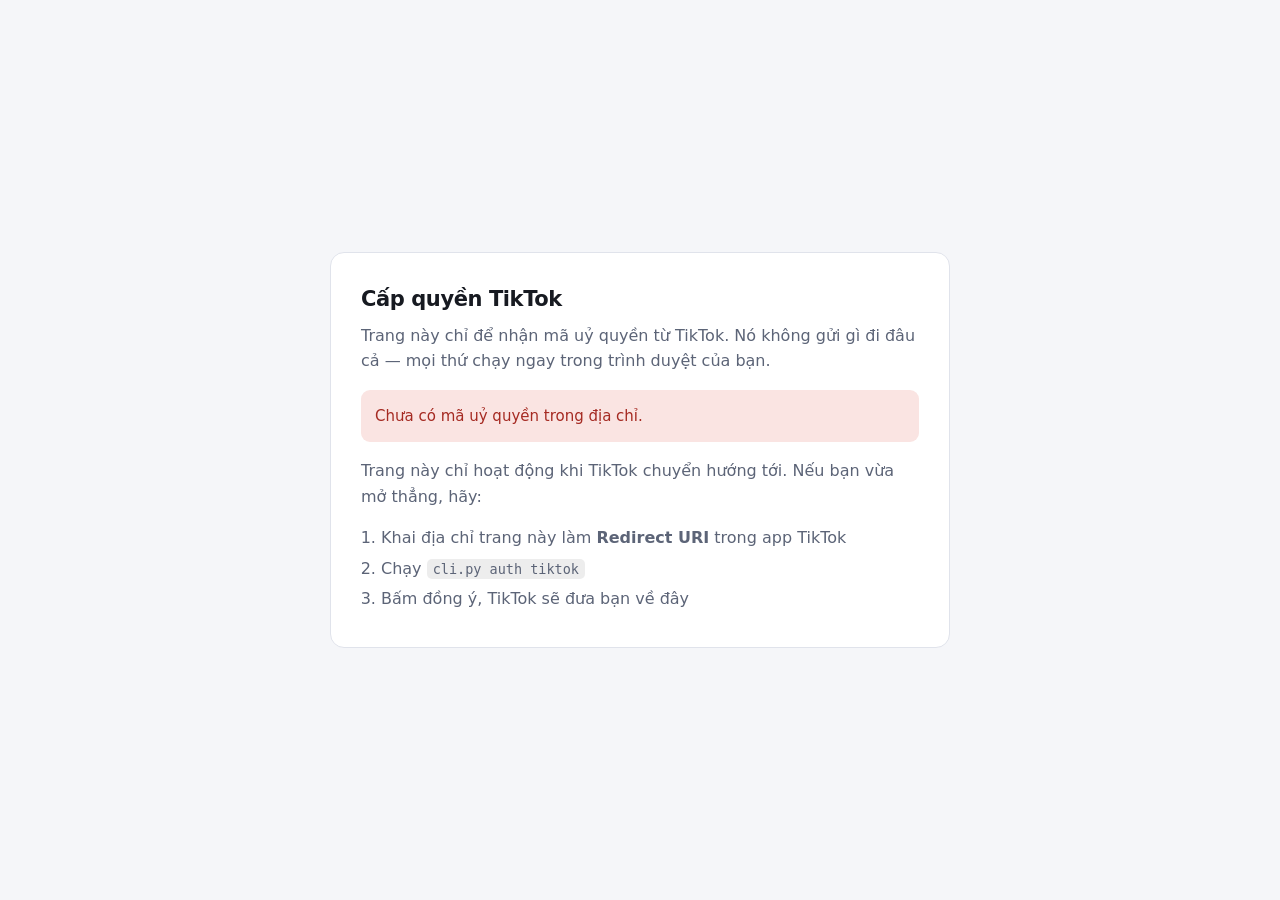
<file: index.html>
<!doctype html>
<html lang="vi">
<head>
<meta charset="utf-8">
<meta name="viewport" content="width=device-width, initial-scale=1">
<title>Cấp quyền TikTok</title>
<style>
:root{--bg:#f5f6f9;--card:#fff;--line:#e0e3eb;--ink:#171a21;--ink2:#5c6477;
      --ok:#146b47;--ok-bg:#e1f2ea;--bad:#a52a22;--bad-bg:#fae4e2;--accent:#2f52c4}
@media (prefers-color-scheme:dark){:root{--bg:#101219;--card:#181b23;--line:#2b3040;
      --ink:#e9ecf4;--ink2:#9aa2b5;--ok:#54c395;--ok-bg:#14281f;--bad:#f0857c;
      --bad-bg:#2d1a18;--accent:#8ba6f0;color-scheme:dark}}
*{box-sizing:border-box}
body{margin:0;background:var(--bg);color:var(--ink);min-height:100vh;
     display:flex;align-items:center;justify-content:center;padding:20px;
     font:16px/1.6 system-ui,-apple-system,"Segoe UI",sans-serif}
.card{background:var(--card);border:1px solid var(--line);border-radius:14px;
      padding:30px;max-width:620px;width:100%}
h1{font-size:21px;margin:0 0 6px;letter-spacing:-.02em}
p{color:var(--ink2);margin:0 0 16px}
.box{padding:14px;border-radius:9px;margin:16px 0;font-size:15px}
.ok{background:var(--ok-bg);color:var(--ok)}
.bad{background:var(--bad-bg);color:var(--bad)}
code{background:rgba(128,128,128,.14);padding:2px 6px;border-radius:5px;
     font-size:13.5px;word-break:break-all}
#url{display:block;padding:13px;margin-top:10px;font:13px/1.5 ui-monospace,monospace}
button{font:600 15px system-ui;background:var(--accent);color:#fff;border:0;
       border-radius:9px;padding:12px 20px;cursor:pointer;width:100%;margin-top:12px}
button:hover{filter:brightness(1.08)}
ol{color:var(--ink2);padding-left:20px;margin:8px 0 0}
li{margin-bottom:5px}
</style>
</head>
<body>
<div class="card">
  <h1>Cấp quyền TikTok</h1>
  <p>Trang này chỉ để nhận mã uỷ quyền từ TikTok. Nó không gửi gì đi đâu cả —
     mọi thứ chạy ngay trong trình duyệt của bạn.</p>
  <div id="ket-qua"></div>
  <div id="huong-dan"></div>
</div>
<script>
const q = new URLSearchParams(location.search);
const code = q.get("code");
const err = q.get("error");
const kq = document.getElementById("ket-qua");
const hd = document.getElementById("huong-dan");

if (code) {
  kq.innerHTML = `<div class="box ok"><b>Đã nhận mã uỷ quyền.</b></div>
    <p>Copy toàn bộ địa chỉ dưới đây rồi dán vào cửa sổ dòng lệnh:</p>
    <code id="url">${location.href.replace(/[<>]/g, "")}</code>
    <button onclick="chep()">Copy địa chỉ</button>`;
} else if (err) {
  kq.innerHTML = `<div class="box bad"><b>TikTok từ chối:</b> ${err.replace(/[<>]/g,"")}
    <br>${(q.get("error_description")||"").replace(/[<>]/g,"")}</div>
    <p>Chạy lại <code>cli.py auth tiktok</code> và thử lần nữa.</p>`;
} else {
  kq.innerHTML = `<div class="box bad">Chưa có mã uỷ quyền trong địa chỉ.</div>`;
  hd.innerHTML = `<p>Trang này chỉ hoạt động khi TikTok chuyển hướng tới.
    Nếu bạn vừa mở thẳng, hãy:</p>
    <ol>
      <li>Khai địa chỉ trang này làm <b>Redirect URI</b> trong app TikTok</li>
      <li>Chạy <code>cli.py auth tiktok</code></li>
      <li>Bấm đồng ý, TikTok sẽ đưa bạn về đây</li>
    </ol>`;
}

function chep() {
  navigator.clipboard.writeText(location.href).then(
    () => { const b = document.querySelector("button"); b.textContent = "Đã copy"; },
    () => alert("Không copy tự động được. Bôi đen địa chỉ rồi copy tay nhé.")
  );
}
</script>
</body>
</html>
</file>
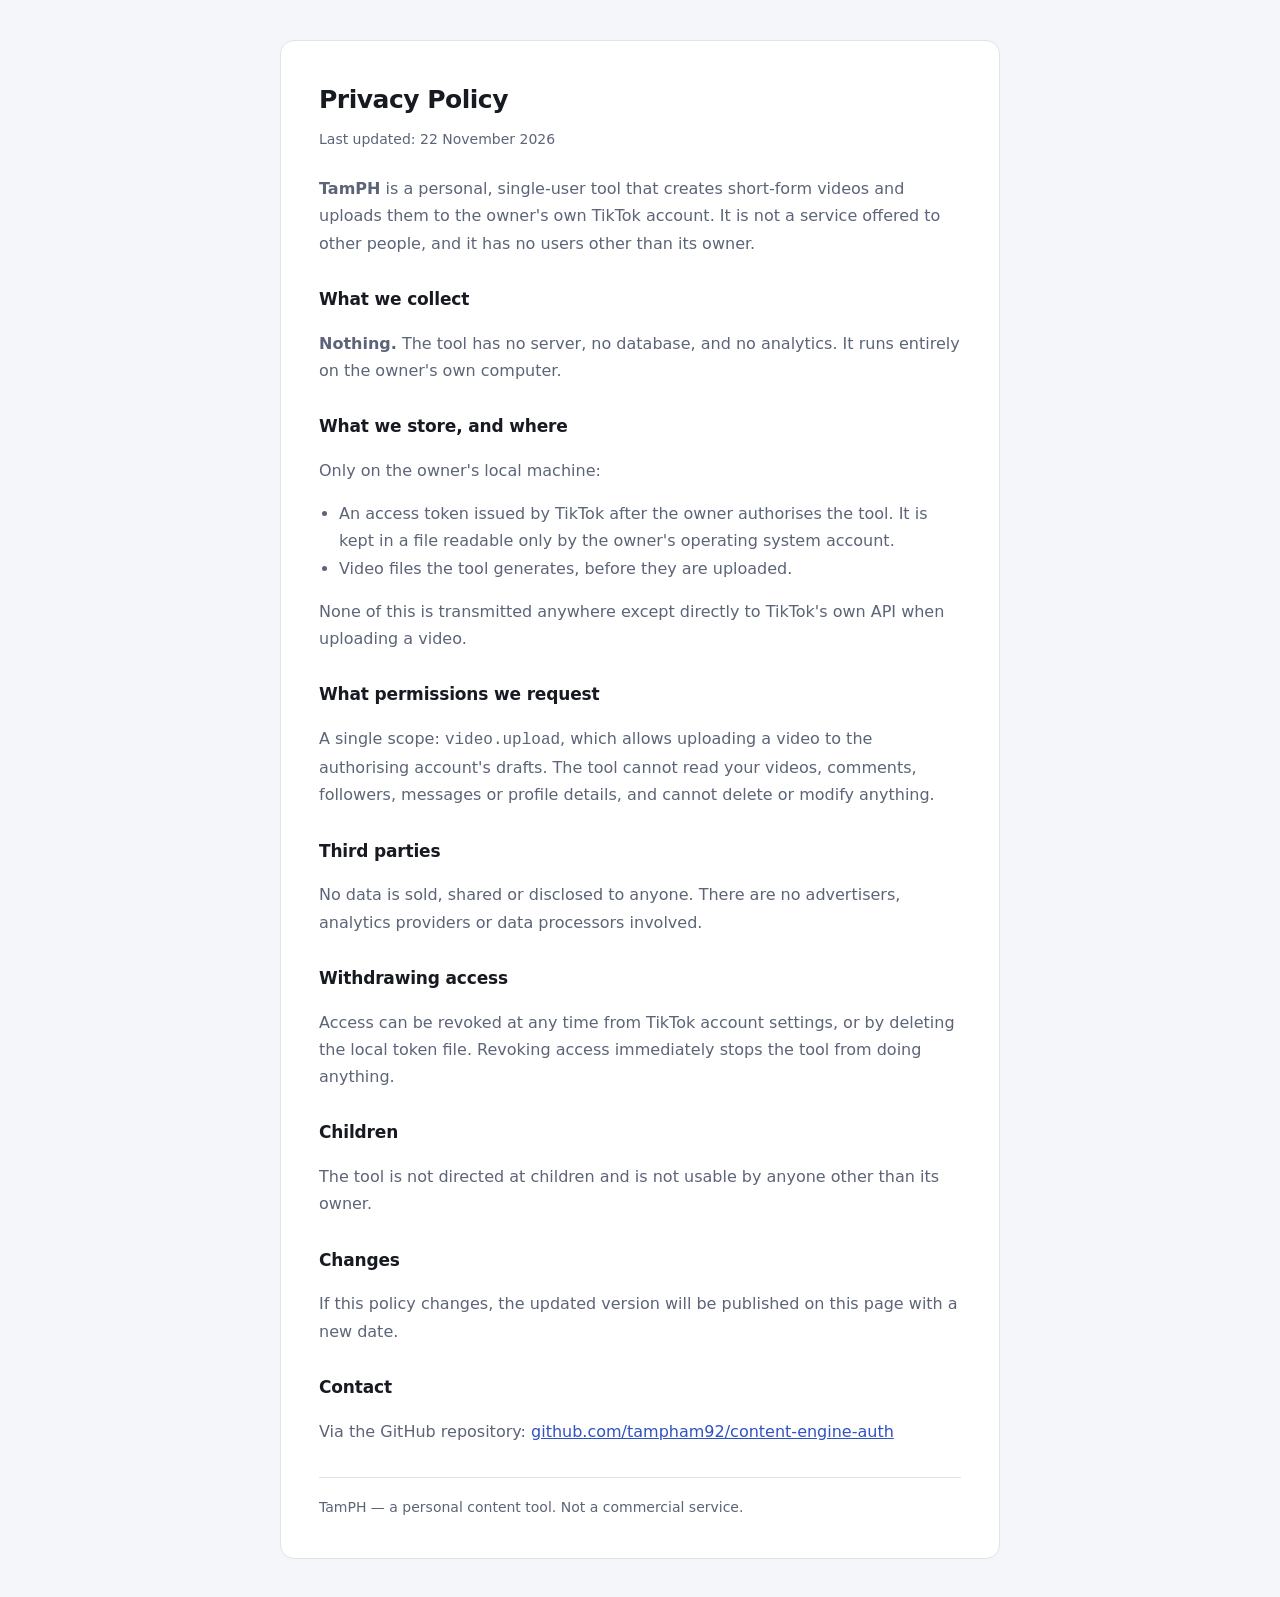
<file: privacy.html>
<!doctype html>
<html lang="en">
<head>
<meta charset="utf-8">
<meta name="viewport" content="width=device-width, initial-scale=1">
<title>Privacy Policy — TamPH</title>
<link rel="stylesheet" href="style.css">
</head>
<body>
<main>
<h1>Privacy Policy</h1>
<p class="date">Last updated: 22 November 2026</p>

<p><strong>TamPH</strong> is a personal, single-user tool that creates short-form
videos and uploads them to the owner's own TikTok account. It is not a service
offered to other people, and it has no users other than its owner.</p>

<h2>What we collect</h2>
<p><strong>Nothing.</strong> The tool has no server, no database, and no analytics.
It runs entirely on the owner's own computer.</p>

<h2>What we store, and where</h2>
<p>Only on the owner's local machine:</p>
<ul>
  <li>An access token issued by TikTok after the owner authorises the tool.
      It is kept in a file readable only by the owner's operating system account.</li>
  <li>Video files the tool generates, before they are uploaded.</li>
</ul>
<p>None of this is transmitted anywhere except directly to TikTok's own API when
uploading a video.</p>

<h2>What permissions we request</h2>
<p>A single scope: <code>video.upload</code>, which allows uploading a video to the
authorising account's drafts. The tool cannot read your videos, comments, followers,
messages or profile details, and cannot delete or modify anything.</p>

<h2>Third parties</h2>
<p>No data is sold, shared or disclosed to anyone. There are no advertisers,
analytics providers or data processors involved.</p>

<h2>Withdrawing access</h2>
<p>Access can be revoked at any time from TikTok account settings, or by deleting
the local token file. Revoking access immediately stops the tool from doing anything.</p>

<h2>Children</h2>
<p>The tool is not directed at children and is not usable by anyone other than its owner.</p>

<h2>Changes</h2>
<p>If this policy changes, the updated version will be published on this page with
a new date.</p>

<h2>Contact</h2>
<p>Via the GitHub repository:
<a href="https://github.com/tampham92/content-engine-auth">github.com/tampham92/content-engine-auth</a></p>

<footer>TamPH — a personal content tool. Not a commercial service.</footer>
</main>
</body>
</html>
</file>
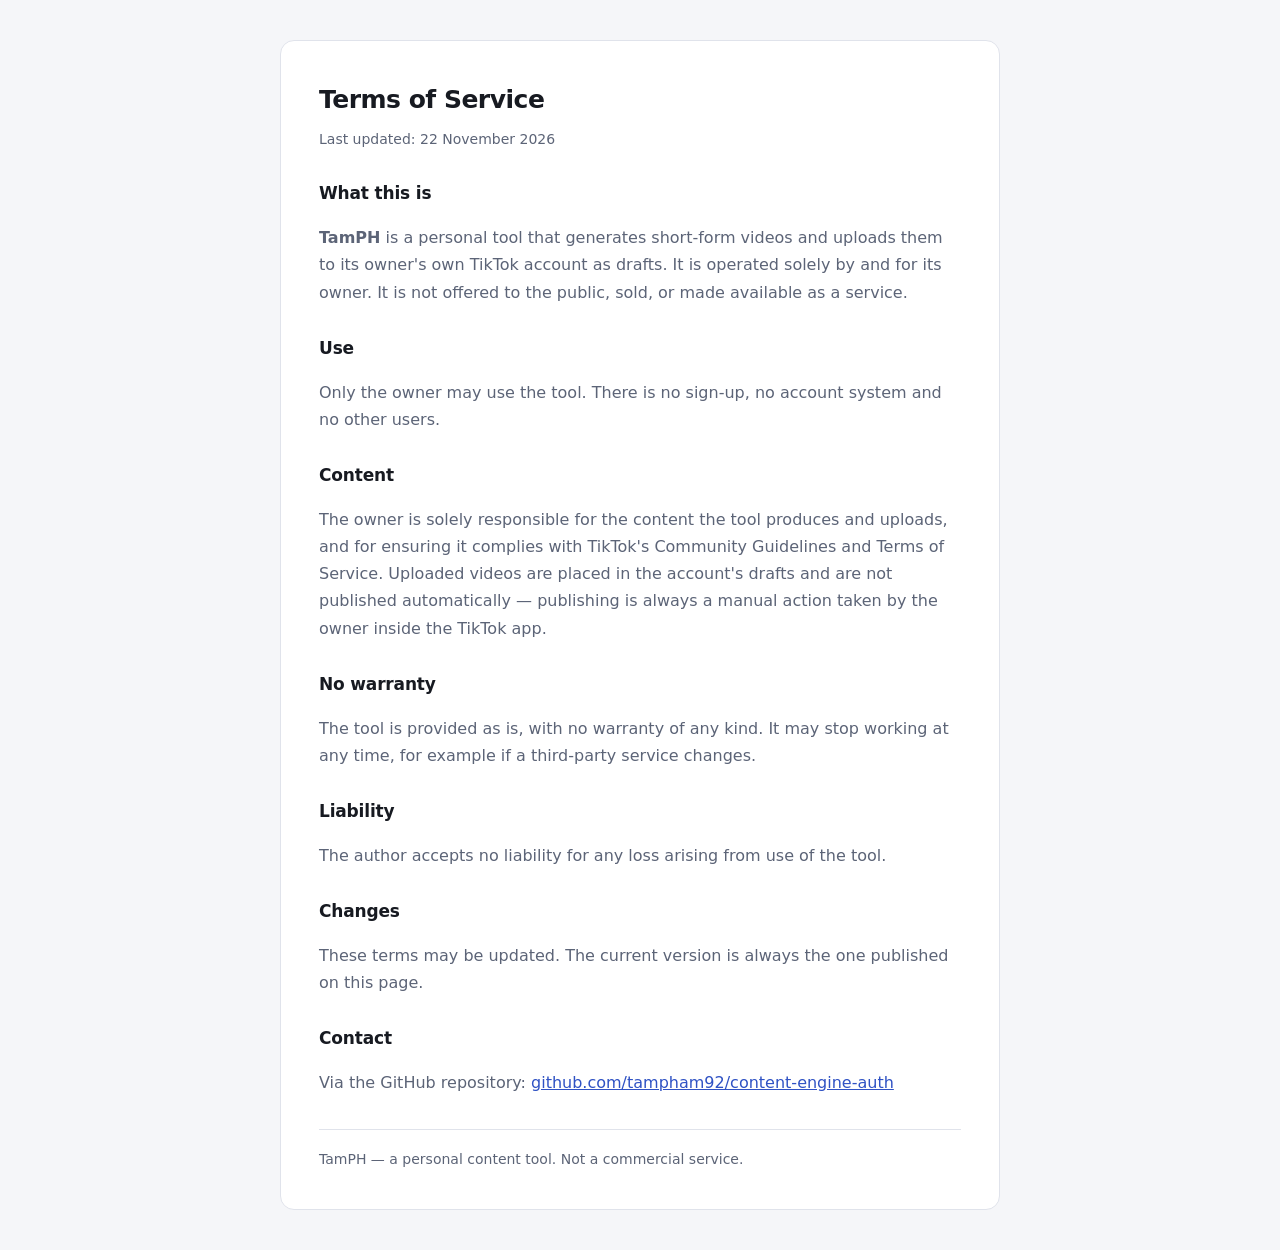
<file: terms.html>
<!doctype html>
<html lang="en">
<head>
<meta charset="utf-8">
<meta name="viewport" content="width=device-width, initial-scale=1">
<title>Terms of Service — TamPH</title>
<link rel="stylesheet" href="style.css">
</head>
<body>
<main>
<h1>Terms of Service</h1>
<p class="date">Last updated: 22 November 2026</p>

<h2>What this is</h2>
<p><strong>TamPH</strong> is a personal tool that generates short-form videos and
uploads them to its owner's own TikTok account as drafts. It is operated solely by
and for its owner. It is not offered to the public, sold, or made available as a service.</p>

<h2>Use</h2>
<p>Only the owner may use the tool. There is no sign-up, no account system and no
other users.</p>

<h2>Content</h2>
<p>The owner is solely responsible for the content the tool produces and uploads,
and for ensuring it complies with TikTok's Community Guidelines and Terms of Service.
Uploaded videos are placed in the account's drafts and are not published automatically —
publishing is always a manual action taken by the owner inside the TikTok app.</p>

<h2>No warranty</h2>
<p>The tool is provided as is, with no warranty of any kind. It may stop working at
any time, for example if a third-party service changes.</p>

<h2>Liability</h2>
<p>The author accepts no liability for any loss arising from use of the tool.</p>

<h2>Changes</h2>
<p>These terms may be updated. The current version is always the one published on this page.</p>

<h2>Contact</h2>
<p>Via the GitHub repository:
<a href="https://github.com/tampham92/content-engine-auth">github.com/tampham92/content-engine-auth</a></p>

<footer>TamPH — a personal content tool. Not a commercial service.</footer>
</main>
</body>
</html>
</file>
<file: style.css>
:root{--bg:#f5f6f9;--card:#fff;--line:#e0e3eb;--ink:#171a21;--ink2:#5c6477;--accent:#2f52c4}
@media (prefers-color-scheme:dark){:root{--bg:#101219;--card:#181b23;--line:#2b3040;
  --ink:#e9ecf4;--ink2:#9aa2b5;--accent:#8ba6f0;color-scheme:dark}}
*{box-sizing:border-box}
body{margin:0;background:var(--bg);color:var(--ink);padding:40px 20px;
     font:16px/1.7 system-ui,-apple-system,"Segoe UI",sans-serif}
main{background:var(--card);border:1px solid var(--line);border-radius:14px;
     padding:38px;max-width:720px;margin:0 auto}
h1{font-size:25px;margin:0 0 6px;letter-spacing:-.02em}
h2{font-size:17px;margin:28px 0 10px;letter-spacing:-.01em}
p,li{color:var(--ink2)}
ul{padding-left:20px}
.date{color:var(--ink2);font-size:14px;margin:0 0 24px}
a{color:var(--accent)}
footer{margin-top:32px;padding-top:18px;border-top:1px solid var(--line);
       font-size:14px;color:var(--ink2)}
</file>
